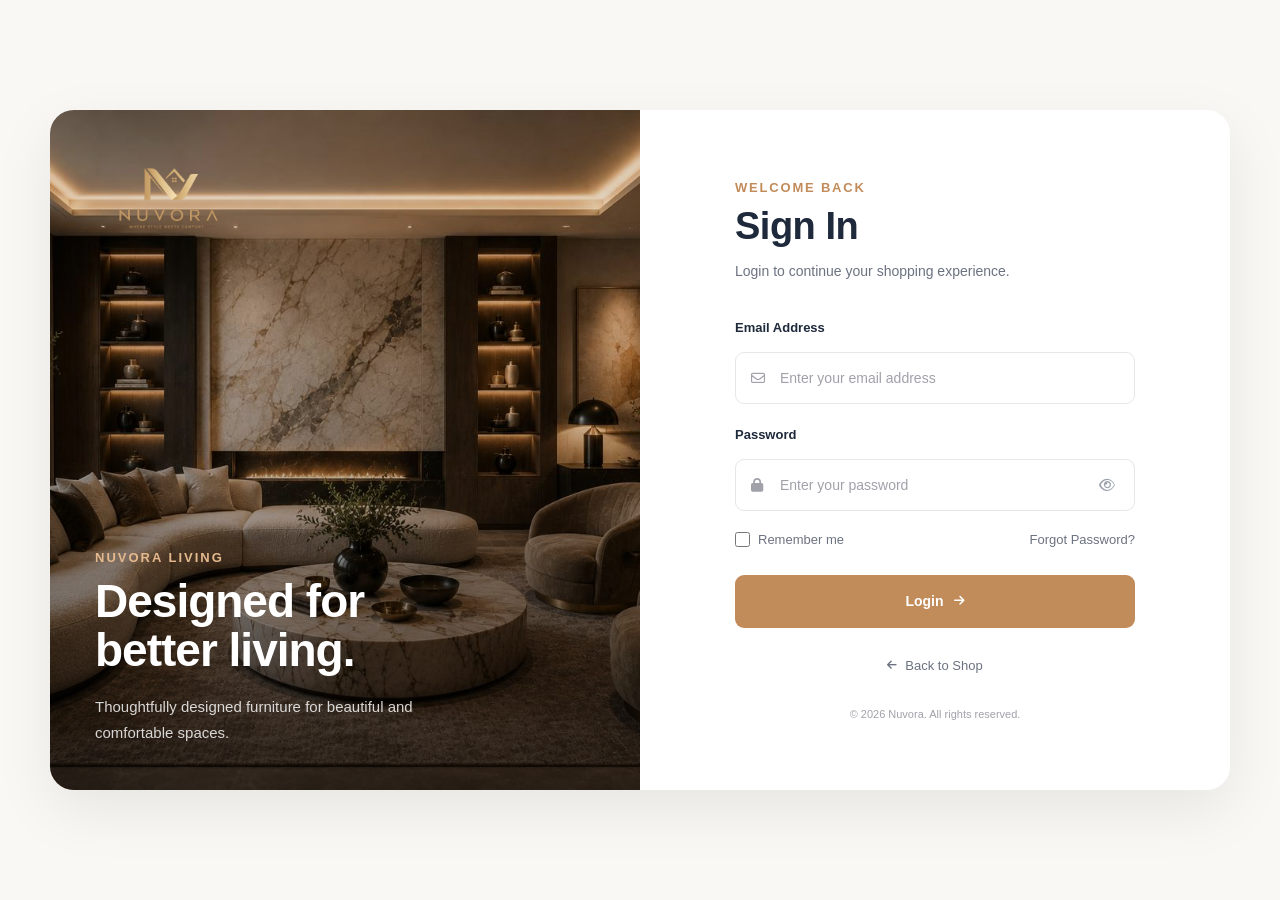
<file: login.html>
<!DOCTYPE html>
<html lang="en">

<head>

    <meta charset="UTF-8">

    <meta name="viewport" content="width=device-width, initial-scale=1.0">

    <title>Login | Nuvora</title>


    <!-- Google Fonts -->
    <link rel="preconnect" href="https://fonts.googleapis.com">
    <link rel="preconnect" href="https://fonts.gstatic.com" crossorigin>

    <link
        href="https://fonts.googleapis.com/css2?family=DM+Sans:wght@400;500;600;700&display=swap"
        rel="stylesheet"
    >


    <!-- Font Awesome -->
    <link
        rel="stylesheet"
        href="https://cdnjs.cloudflare.com/ajax/libs/font-awesome/6.5.2/css/all.min.css"
    >


    <!-- Main CSS -->
    <link rel="stylesheet" href="assets/css/style.css">

    <!-- Login CSS -->
    <link rel="stylesheet" href="assets/css/login.css">

</head>


<body>


    <!-- =========================================
         LOGIN PAGE
    ========================================== -->

    <main class="login-page">

        <div class="login-wrapper">


            <!-- =========================================
                 IMAGE SIDE
            ========================================== -->

            <div class="login-image">

                <img
                    src="assets/images/login-image.jpg"
                    alt="Nuvora Furniture"
                >


                <!-- Image Overlay -->
                <div class="login-image-overlay"></div>


                <!-- Image Content -->
                <div class="login-image-content">

                    <a href="index.html" class="login-brand">

                        <img
                            src="assets/images/banner-logo.png"
                            alt="Nuvora"
                        >

                    </a>


                    <div class="login-image-text">

                        <span>
                            Nuvora Living
                        </span>

                        <h2>
                            Designed for<br>
                            better living.
                        </h2>

                        <p>
                            Thoughtfully designed furniture
                            for beautiful and comfortable spaces.
                        </p>

                    </div>

                </div>

            </div>



            <!-- =========================================
                 FORM SIDE
            ========================================== -->

            <div class="login-form-side">

                <div class="login-form-container">


                    <!-- Mobile Logo -->
                    <a href="index.html" class="mobile-login-logo">

                        <img
                            src="assets/images/banner-logo.png"
                            alt="Nuvora"
                        >

                    </a>


                    <!-- Header -->
                    <div class="login-header">

                        <span class="login-subtitle">
                            Welcome Back
                        </span>

                        <h1>
                            Sign In
                        </h1>

                        <p>
                            Login to continue your shopping experience.
                        </p>

                    </div>



                    <!-- =========================================
                         LOGIN FORM
                    ========================================== -->

                    <form class="login-form">


                        <!-- Email -->
                        <div class="form-group">

                            <label for="email">
                                Email Address
                            </label>

                            <div class="input-wrapper">

                                <i class="fa-regular fa-envelope"></i>

                                <input
                                    type="email"
                                    id="email"
                                    name="email"
                                    placeholder="Enter your email address"
                                    autocomplete="email"
                                    required
                                >

                            </div>

                        </div>



                        <!-- Password -->
                        <div class="form-group">

                            <label for="password">
                                Password
                            </label>

                            <div class="input-wrapper">

                                <i class="fa-solid fa-lock"></i>

                                <input
                                    type="password"
                                    id="password"
                                    name="password"
                                    placeholder="Enter your password"
                                    autocomplete="current-password"
                                    required
                                >

                                <button
                                    type="button"
                                    class="password-toggle"
                                    id="passwordToggle"
                                    aria-label="Show password"
                                >
                                    <i class="fa-regular fa-eye"></i>
                                </button>

                            </div>

                        </div>



                        <!-- Login Options -->
                        <div class="login-options">

                            <label class="remember-me">

                                <input
                                    type="checkbox"
                                    name="remember"
                                >

                                <span>
                                    Remember me
                                </span>

                            </label>

                            <a href="#" class="forgot-password">
                                Forgot Password?
                            </a>

                        </div>



                        <!-- Login Button -->
                        <button
                            type="submit"
                            class="login-btn"
                        >

                            <span>
                                Login
                            </span>

                            <i class="fa-solid fa-arrow-right"></i>

                        </button>


                    </form>



                    <!-- Back to Shop -->
                    <div class="back-to-shop">

                        <a href="shop.html">

                            <i class="fa-solid fa-arrow-left"></i>

                            Back to Shop

                        </a>

                    </div>



                    <!-- Copyright -->
                    <p class="login-copyright">
                        © 2026 Nuvora. All rights reserved.
                    </p>


                </div>

            </div>


        </div>

    </main>



    <!-- =========================================
         PASSWORD TOGGLE
    ========================================== -->

    <script>

        const passwordInput =
            document.getElementById("password");

        const passwordToggle =
            document.getElementById("passwordToggle");


        passwordToggle.addEventListener("click", function () {

            const isPassword =
                passwordInput.type === "password";


            passwordInput.type =
                isPassword ? "text" : "password";


            this.innerHTML = isPassword
                ? '<i class="fa-regular fa-eye-slash"></i>'
                : '<i class="fa-regular fa-eye"></i>';


            this.setAttribute(
                "aria-label",
                isPassword ? "Hide password" : "Show password"
            );

        });

    </script>


</body>

</html>
</file>
<file: assets/css/style.css>
:root{
    --primary-color:#2563EB;
    --secondary-color:#0F172A;
    --text-color:#334155;
    --bg-color:#F8FAFC;
    --white:#FFFFFF;
}

*{
    margin:0;
    padding:0;
    box-sizing:border-box;
}

body{
    font-family:'Inter',sans-serif;
    background:var(--bg-color);
    color:var(--text-color);
}

h1,h2,h3,h4,h5,h6{
    font-family:'Montserrat',sans-serif;
}

.container{
    width:100%;
    max-width:1200px;
    margin:auto;
    padding:0 20px;
}

a{
    text-decoration:none;
}

ul{
    list-style:none;
}

img{
    max-width:100%;
    display:block;
}



/* =========================
   TOP BAR
========================= */

.top-bar{
    background:#F6F1EA;
    border-bottom:1px solid rgba(0,0,0,.06);
}

.top-bar-wrapper{
    min-height:44px;
    display:flex;
    align-items:center;
    justify-content:space-between;
}

.top-bar-left span{
    font-size:14px;
    font-weight:500;
    color:#475569;
}

.top-bar-right{
    display:flex;
    align-items:center;
    gap:24px;
}

.top-bar-right a{
    text-decoration:none;
    color:#475569;
    font-size:14px;
    display:flex;
    align-items:center;
    gap:8px;
    transition:.3s;
}

.top-bar-right a:hover{
    color:#C28B5A;
}

/* =========================
   HEADER
========================= */

.header{
    position:sticky;
    top:0;
    z-index:1000;
    background:#FFFFFF;
    border-bottom:1px solid rgba(0,0,0,.06);
}

.navbar{
    height:90px;
    display:flex;
    align-items:center;
    justify-content:space-between;
}

/* =========================
   LOGO
========================= */

.logo img{
    height:55px;
    width:auto;
    display:block;
}

/* =========================
   MENU
========================= */

.nav-menu{
    display:flex;
    align-items:center;
    gap:50px;
}

.nav-menu li{
    list-style:none;
}

.nav-menu a{
    text-decoration:none;
    color:#475569;
    font-size:16px;
    font-weight:600;
    position:relative;
    transition:.3s;
}

.nav-menu a:hover,
.nav-menu a.active{
    color:#C28B5A;
}

.nav-menu a::after{
    content:'';
    position:absolute;
    left:0;
    bottom:-8px;
    width:0;
    height:2px;
    background:#C28B5A;
    transition:.3s;
}

.nav-menu a:hover::after,
.nav-menu a.active::after{
    width:100%;
}


/* =========================
   ACTIONS
========================= */

.nav-actions{
    display:flex;
    align-items:center;
    gap:24px;
}

.nav-icon{
    color:#1E293B;
    font-size:18px;
    position:relative;
    transition:.3s;
}

.nav-icon:hover{
    color:#C28B5A;
}

.cart-count{
    position:absolute;
    top:-8px;
    right:-10px;

    width:18px;
    height:18px;

    border-radius:50%;
    background:#C28B5A;

    color:#FFFFFF;
    font-size:10px;
    font-weight:600;

    display:flex;
    align-items:center;
    justify-content:center;
}

/* =========================
   MOBILE TOGGLE
========================= */

.menu-toggle{
    display:none;
    background:none;
    border:none;
    cursor:pointer;
}

.menu-toggle span{
    display:block;
    width:28px;
    height:2px;
    background:#1E293B;
    margin:6px 0;
    transition:.3s;
}

.menu-toggle.active span:nth-child(1){
    transform: translateY(8px) rotate(45deg);
}

.menu-toggle.active span:nth-child(2){
    opacity: 0;
}

.menu-toggle.active span:nth-child(3){
    transform: translateY(-8px) rotate(-45deg);
}



/* ==========================================================
                        HERO SECTION
========================================================== */
.hero-section{
    background:#FAF8F5;
    padding:80px 0 100px;
    overflow:hidden;
}

.hero-wrapper{
    display:flex;
    justify-content:space-between;
    align-items:center;
    gap:70px;
}



/* ===============================
        LEFT CONTENT
================================ */
.hero-content{
    flex:1;
    max-width:600px;
}

.hero-badge{
    display:inline-flex;
    align-items:center;
    padding:10px 18px;

    background:#EFE6DA;
    color:#B67B49;

    border-radius:50px;

    font-size:14px;
    font-weight:600;

    letter-spacing:.5px;

    margin-bottom:28px;
}

.hero-content h1{

    font-family:'Montserrat',sans-serif;
    font-size:64px;
    font-weight:700;
    line-height:1.15;

    color:#1E293B;

    margin-bottom:28px;
}

.hero-content h1 span{
    color:#C28B5A;
}

.hero-content p{

    font-size:18px;
    line-height:32px;

    color:#64748B;

    max-width:520px;

    margin-bottom:40px;
}

/* ===============================
            BUTTONS
================================ */

.hero-buttons{

    display:flex;
    align-items:center;
    gap:18px;

    margin-bottom:55px;
}

.btn-primary{

    display:inline-flex;
    align-items:center;
    gap:12px;

    padding:18px 34px;

    background:#C28B5A;
    color:#FFFFFF;

    border-radius:50px;

    text-decoration:none;

    font-size:16px;
    font-weight:600;

    transition:.35s;
}

.btn-primary:hover{

    transform:translateY(-4px);

    background:#AF7648;
}

.btn-secondary{

    display:inline-flex;
    align-items:center;

    padding:18px 34px;

    border:1px solid #D7DCE3;

    border-radius:50px;

    color:#334155;

    text-decoration:none;

    font-size:16px;
    font-weight:600;

    transition:.35s;
}

.btn-secondary:hover{

    background:#FFFFFF;

    transform:translateY(-4px);
}

/* ===============================
        REVIEW
================================ */

.hero-review{

    display:flex;
    align-items:center;

    gap:18px;
}

.review-images{

    display:flex;
}

.review-images img{

    width:55px;
    height:55px;

    object-fit:cover;

    border-radius:50%;

    border:3px solid #FFFFFF;

    margin-left:-18px;
}

.review-images img:first-child{

    margin-left:0;
}

.stars{

    color:#F4B400;

    margin-bottom:6px;
}

.review-text p{

    margin:0;

    font-size:15px;

    line-height:24px;
}

/* ===============================
        HERO IMAGE
================================ */

.hero-image{

    flex:1;

    position:relative;
}

.hero-image img{

    width:100%;

    border-radius:30px;

    display:block;
}

/* ===============================
      FLOATING CARDS
================================ */

.floating-card{

    position:absolute;

    background:#FFFFFF;

    border-radius:18px;

    padding:22px;

    box-shadow:0 20px 50px rgba(0,0,0,.08);
}

.card-one{

    top:60px;
    left:-50px;

    width:240px;
}

.card-two{

    bottom:40px;
    right:-40px;

    width:180px;

    text-align:center;
}

.card-one h4{

    font-size:20px;

    color:#1E293B;

    margin-bottom:10px;
}

.card-one p{

    font-size:15px;

    line-height:25px;

    color:#64748B;
}

.card-two h3{

    font-size:42px;

    color:#C28B5A;

    margin-bottom:8px;
}

.card-two p{

    color:#64748B;

    font-size:15px;
}




/* ==================================================
                CATEGORY SECTION
================================================== */

.category-section{
    padding:120px 0;
    overflow:hidden;
    background:#FFFFFF;
}

.category-wrapper{
    display:flex;
    align-items:center;
    gap:60px;
}

/* LEFT */

.category-info{
    width:35%;
    flex-shrink:0;
}

/* ==========================
      SECTION HEADING
========================== */

.section-heading{
    max-width:700px;
    margin:0 auto 70px;
    text-align:center;
}

.section-subtitle{
    display:inline-block;
    padding:10px 20px;

    background:#F6F1EA;
    color:#C28B5A;

    border-radius:50px;

    font-size:14px;
    font-weight:600;

    letter-spacing:.5px;

    margin-bottom:18px;
}

.category-info h2{
    font-size:48px;
    margin:20px 0;
    color:#1E293B;
}

.category-info p{
    color:#64748B;
    line-height:30px;
}

/* RIGHT */
.category-slider{

    width:65%;

    overflow:hidden;

    position:relative;

    cursor:grab;

    user-select:none;

}

.category-slider.dragging{

    cursor:grabbing;

}

.category-track{

    display:flex;

    gap:24px;

    width:max-content;

    will-change:transform;

}

.category-item{

    width:280px;

    flex-shrink:0;

    position:relative;

    overflow:hidden;

    border-radius:24px;

}

.category-item img{

    width:100%;

    height:380px;

    object-fit:cover;

    display:block;

    user-select:none;

    -webkit-user-drag:none;

    pointer-events:none;

}

.category-item h3{

    position:absolute;

    left:30px;

    bottom:30px;

    color:#fff;

    z-index:2;

}

.category-item::before{

    content:"";

    position:absolute;

    inset:0;

    background:linear-gradient(
        to top,
        rgba(0,0,0,.6),
        rgba(0,0,0,0)
    );

    z-index:1;

}

.category-item h3{

    z-index:2;

}







/* =====================================================
                FEATURED PRODUCTS
===================================================== */

.featured-products{
    padding:120px 0;
    background:#FAF8F5;
}

/* =========================
        PRODUCT GRID
========================= */

.product-grid{

    display:grid;
    grid-template-columns:repeat(4,1fr);
    gap:30px;

}

/* =========================
        PRODUCT CARD
========================= */

.product-card{

    background:#FFFFFF;
    border-radius:22px;
    overflow:hidden;

    box-shadow:0 15px 40px rgba(0,0,0,.05);

    transition:.35s ease;
}

.product-card:hover{

    transform:translateY(-10px);

    box-shadow:0 25px 60px rgba(0,0,0,.10);
}

/* =========================
        PRODUCT IMAGE
========================= */

.product-image{

    position:relative;
    overflow:hidden;

}

.product-image img{

    width:100%;
    height:300px;

    object-fit:cover;
    display:block;

    transition:.5s;

}

.product-card:hover .product-image img{

    transform:scale(1.08);

}

/* =========================
            BADGE
========================= */

.product-badge{

    position:absolute;

    top:18px;
    left:18px;

    background:#C28B5A;
    color:#FFFFFF;

    padding:7px 14px;

    border-radius:30px;

    font-size:13px;
    font-weight:600;

    z-index:2;

}

.sale{

    background:#E63946;

}

/* =========================
        PRODUCT ICONS
========================= */

.product-icons{

    position:absolute;

    top:18px;
    right:-60px;

    display:flex;
    flex-direction:column;

    gap:12px;

    transition:.35s;

}

.product-card:hover .product-icons{

    right:18px;

}

.product-icons a{

    width:42px;
    height:42px;

    background:#FFFFFF;

    border-radius:50%;

    display:flex;
    justify-content:center;
    align-items:center;

    text-decoration:none;

    color:#1E293B;

    box-shadow:0 10px 20px rgba(0,0,0,.08);

    transition:.3s;

}

.product-icons a:hover{

    background:#C28B5A;
    color:#FFFFFF;

}

/* =========================
        CONTENT
========================= */

.product-content{

    padding:25px;

}

.product-category{

    color:#C28B5A;

    font-size:14px;
    font-weight:600;

}

.product-content a{

    margin:14px 0;

    font-size:22px;

    color:#1E293B;

    line-height:32px;

}

.product-content a:hover {
    color:#715c30;
}

/* =========================
        RATING
========================= */

.product-rating{

    display:flex;
    align-items:center;
    gap:4px;
    margin-bottom:18px;

    color:#F4B400;

    font-size:14px;

}

.product-rating span{

    color:#64748B;

    margin-left:10px;

}

/* =========================
        PRICE
========================= */

.product-price{

    display:flex;
    align-items:center;

    gap:12px;

    margin-bottom:25px;

}

.price{

    font-size:24px;
    font-weight:700;

    color:#1E293B;

}

.product-price del{

    color:#94A3B8;

}

/* =========================
        BUTTON
========================= */

.cart-btn{

    display:block;
    width:100%;
    height:52px;
    padding:15px;
    border:none;
    border-radius:50px;
    background:#1E293B;
    color:#FFFFFF;
    text-align:center;
    text-decoration:none;
    font-weight:600;

    transition:.35s;

}

.cart-btn:hover{

    background:#C28B5A;

}







/* ======================================================
                WHY CHOOSE NUVORA
====================================================== */

.why-choose{

    padding:120px 0;

    background:#FFFFFF;

}

/* .about-why {
    background: #FAF8F5;
} */

/* ============================= */

.why-grid{

    display:grid;

    grid-template-columns:repeat(4,1fr);

    gap:30px;

}

/* ============================= */

.why-card{

    background-color: #FAF8F5;

    text-align:center;

    padding:45px 30px;

    /* border:1px solid #ECECEC; */

    border-radius:22px;

    transition:.35s ease;

}

.why-card:hover{

    transform:translateY(-10px);

    box-shadow:0 20px 50px rgba(0,0,0,.08);

}

/* ============================= */

.why-icon{

    width:90px;
    height:90px;

    margin:0 auto 28px;

    border-radius:50%;

    /* background:#f6ead8; */
    background: #FFFFFF;

    display:flex;
    justify-content:center;
    align-items:center;

    transition:.35s;

}

.why-card:hover .why-icon{

    background:#C28B5A;

}

.why-icon i{

    font-size:34px;

    color:#C28B5A;

    transition:.35s;

}

.why-card:hover .why-icon i{

    color:#FFFFFF;

}

/* ============================= */

.why-card h3{

    font-size:24px;

    color:#1E293B;

    margin-bottom:18px;

}

.why-card p{

    color:#64748B;

    line-height:28px;

    font-size:16px;

}





/* ===================================================
                TESTIMONIALS
=================================================== */

.testimonials{

    padding:120px 0;

    background:#FAF8F5;

}

.swiper-slide{
    height:auto;
    display:flex;
}

.swiper-slide .testimonial-card{
    width:100%;
}

.testimonial-card{

    background:#FFFFFF;

    border-radius:24px;

    padding:45px;

    text-align:center;

    box-shadow:0 20px 50px rgba(0,0,0,.06);

    height:100%;

    display:flex;
    flex-direction:column;

    transition:.35s ease;
}

.testimonial-card:hover{

    transform:translateY(-10px);

    box-shadow:0 25px 60px rgba(0,0,0,.10);
}

.testimonial-card img{

    width:90px;
    height:90px;

    border-radius:50%;

    object-fit:cover;

    margin-bottom:25px;

}

.stars{

    color:#F4B400;

    margin-bottom:20px;

}

.testimonial-card p{

    color:#64748B;

    line-height:30px;

    font-size:17px;

    margin-bottom:30px;

    flex-grow:1;
}

.testimonial-card h3{

    color:#1E293B;

    margin-bottom:8px;

}

.testimonial-card span{

    color:#94A3B8;

}

.testimonialSwiper{

    padding-bottom:70px;

}

.swiper-pagination-bullet{

    width:12px;

    height:12px;

}

.swiper-pagination-bullet-active{

    background:#C28B5A;

}



/* =====================================================
                    NEWSLETTER
===================================================== */

.newsletter{

    padding:120px 0;

    background:#FFFFFF;

}

.newsletter{

    /* background:#FAF8F5; */
    background: #fffcf7;

}

.newsletter-box{

    max-width:900px;

    margin:auto;

    padding:70px 60px;

    background:#F6F1EA;

    border-radius:30px;

    text-align:center;

}

.newsletter-subtitle{

    display:inline-block;

    margin-bottom:20px;

    color:#C28B5A;

    font-size:15px;

    font-weight:600;

    letter-spacing:1px;

    text-transform:uppercase;

}

.newsletter-box h2{

    font-size:46px;

    color:#1E293B;

    margin-bottom:20px;

}

.newsletter-box p{

    max-width:650px;

    margin:0 auto 45px;

    color:#64748B;

    line-height:30px;

    font-size:17px;

}

/* ========================= */

.newsletter-form{

    display:flex;

    justify-content:center;

    gap:18px;

}

.newsletter-form input{

    width:420px;

    height:60px;

    border:none;

    outline:none;

    padding:0 25px;

    border-radius:50px;

    background:#FFFFFF;

    font-size:16px;

}

.newsletter-form button{

    border:none;

    cursor:pointer;

    padding:0 40px;

    border-radius:50px;

    background:#C28B5A;

    color:#FFFFFF;

    font-size:16px;

    font-weight:600;

    transition:.35s;

}

.newsletter-form button:hover{

    background:#1E293B;

}






/* ======================================================
                        FOOTER
====================================================== */

.footer{

    background:#1E293B;
    color:#fff;
    padding:90px 0 0;
    position:relative;

}

.footer-top{

    display:grid;
    grid-template-columns:2fr 1fr 1fr 1fr 1.3fr;
    gap:40px;
    padding-bottom:60px;

}

.footer-logo img{

    width:170px;
    margin-bottom:25px;

}

.footer-brand p{

    color:#CBD5E1;
    line-height:30px;
    margin-bottom:30px;

}

.footer-social{

    display:flex;
    gap:15px;

}

.footer-social a{

    width:42px;
    height:42px;

    border-radius:50%;

    background:rgba(255,255,255,.08);

    display:flex;
    justify-content:center;
    align-items:center;

    color:#fff;

    text-decoration:none;

    transition:.3s;

}

.footer-social a:hover{

    background:#C28B5A;

}

.footer-column h3{

    margin-bottom:25px;
    font-size:22px;

}

.footer-column ul{

    list-style:none;
    margin:0;
    padding:0;
}

.footer-column ul li{

    margin-bottom:14px;

}

.footer-column ul li a{

    color:#CBD5E1;
    text-decoration:none;
    transition:.3s;

}

.footer-column ul li a:hover{

    color:#C28B5A;
    padding-left:6px;

}

.footer-contact li{

    color:#CBD5E1;
    display:flex;
    gap:12px;
    line-height:28px;

}

.footer-contact i{

    color:#C28B5A;
    margin-top:6px;

}

.footer-bottom{

    border-top:1px solid rgba(255,255,255,.08);

    padding:25px 0;

    display:flex;
    justify-content:space-between;
    align-items:center;
    flex-wrap:wrap;
    gap:20px;

}

.payment-icons{

    display:flex;
    gap:18px;
    font-size:34px;
    color:#fff;

}

.footer-bottom p{

    color:#CBD5E1;

}

.back-top{

    position:fixed;

    right:30px;
    bottom:30px;

    width:55px;
    height:55px;

    border:none;

    border-radius:50%;

    background:#C28B5A;

    color:#fff;

    cursor:pointer;

    font-size:18px;

    box-shadow:0 15px 35px rgba(0,0,0,.2);

    transition:.3s;

    z-index:999;

}

.back-top:hover{

    transform:translateY(-5px);

    background:#fff;
    color:#1E293B;

}







/* =====================================================
                    SHOP BANNER
===================================================== */

.shop-banner{
    position:relative;
    padding:170px 0;
    background:url("../images/shop/shop-banner.jpg") center/cover no-repeat;
}

.common-banner {
    background: url("../images/common-banner.jpg") center/cover no-repeat;
}

.about-banner {
    background: url("../images/about/about-banner.jpg") center/cover no-repeat;
}

.collections-banner {
    background: url("../images/collections/collections-banner.jpg") center/cover no-repeat;
}

.new-arrivals-banner {
    background: url("../images/new-arrivals/new-arrivals-banner.jpg") center/cover no-repeat;
}

.contact-banner {
    background: url("../images/contact/contact-banner.jpg") center/cover no-repeat;
}

.wishlist-banner {
    background: url("../images/wishlist/wishlist-banner.jpg") center/cover no-repeat;
}

.cart-banner {
    background: url("../images/cart/4cart-banner.jpg") center/cover no-repeat;
}

.checkout-banner{
    background: url("../images/checkout/checkout-banner.jpg") center/cover no-repeat;
}

.shop-banner::before{

    content:"";

    position:absolute;

    inset:0;

    background:rgba(0,0,0,.45);

}

.shop-banner .container{

    position:relative;

    z-index:2;

}

.shop-banner-content{

    max-width:700px;

    color:#FFFFFF;

}

.breadcrumb{

    display:flex;

    align-items:center;

    gap:10px;

    margin-bottom:25px;

    font-size:15px;

}

.breadcrumb a{

    color:#FFFFFF;

    opacity:.8;

    transition:.3s;

}

.breadcrumb a:hover{

    color:#C28B5A;

    opacity:1;

}

.breadcrumb span{

    color:#FFFFFF;

}

.shop-banner h1{

    font-size:60px;

    margin-bottom:25px;

    line-height:1.2;

}

.shop-banner p{

    max-width:600px;

    line-height:32px;

    font-size:18px;

    color:rgba(255,255,255,.9);

}
  





/* =====================================================
                    SHOP TOOLBAR
===================================================== */

.shop-toolbar{

    padding:60px 0 30px;

    background:#FFFFFF;

}

.toolbar-wrapper{

    display:flex;

    justify-content:space-between;

    align-items:center;

    gap:25px;

    flex-wrap:wrap;

}

.toolbar-left p{

    color:#475569;

    font-size:16px;

}

.toolbar-left strong{

    color:#1E293B;

}

.toolbar-right{

    display:flex;

    gap:18px;

    flex-wrap:wrap;

}

.toolbar-right select{

    min-width:180px;

    height:52px;

    padding:0 18px;

    border:1px solid #E5E7EB;

    border-radius:50px;

    background:#FFFFFF;

    color:#475569;

    font-size:15px;

    outline:none;

    cursor:pointer;

    transition:.3s;

}

.toolbar-right select:hover{

    border-color:#C28B5A;

}

.toolbar-right select:focus{

    border-color:#C28B5A;

}

.select-box{

    position: relative;

    width: 220px;

}

.select-box select{

    width: 100%;

    appearance: none;
    -webkit-appearance: none;
    -moz-appearance: none;

    padding: 14px 45px 14px 18px;

    border: 1px solid #E5E7EB;

    border-radius: 10px;

    background: #FFFFFF;

    cursor: pointer;

    outline: none;

}

.select-box i{

    position: absolute;

    right: 18px;

    top: 50%;

    transform: translateY(-50%);

    pointer-events: none;

    color: #64748B;

    font-size: 14px;

}






/* ======================================================
                FEATURED COLLECTION
====================================================== */

.featured-collection{

    padding:70px 0;

    background:#FFFFFF;

}

.featured-banner{

    position:relative;

    min-height:420px;

    border-radius:30px;

    overflow:hidden;

    background:url("../images/shop/featured-banner.jpg") center center/cover no-repeat;

    display:flex;

    align-items:center;

}

.featured-overlay{

    position:absolute;

    inset:0;

    background:rgba(0,0,0,.45);

}

.featured-content{

    position:relative;

    z-index:2;

    max-width:520px;

    padding:60px;

    color:#FFFFFF;

}

.featured-content span{

    display:inline-block;

    color:#C28B5A;

    background:rgba(255,255,255,.12);

    padding:10px 18px;

    border-radius:50px;

    font-size:14px;

    font-weight:600;

    letter-spacing:1px;

    text-transform:uppercase;

    margin-bottom:22px;

}

.featured-content h2{

    font-size:48px;

    line-height:1.2;

    margin-bottom:22px;

}

.featured-content p{

    font-size:17px;

    line-height:30px;

    margin-bottom:35px;

    color:rgba(255,255,255,.9);

}

.primary-btn{

    display:inline-flex;

    align-items:center;

    justify-content:center;

    padding:16px 34px;

    border-radius:50px;

    background:#C28B5A;

    color:#FFFFFF;

    font-weight:600;

    transition:.35s;

}

.primary-btn:hover{

    background:#FFFFFF;

    color:#1E293B;

}


 



/* ======================================================
                    SHOP PRODUCTS
====================================================== */

.shop-products{

    padding:70px 0 100px;

    background:#FAF8F5;

}

/* .product-grid{

    display:grid;

    grid-template-columns:repeat(4,1fr);

    gap:30px;

} */

/* ========================= */

/* .product-card{

    position:relative;

    overflow:hidden;

    border-radius:22px;

    background:#FFFFFF;

    border:1px solid #ECECEC;

    transition:.35s;

} */
/* 
.product-card:hover{

    transform:translateY(-8px);

    box-shadow:0 20px 45px rgba(0,0,0,.08);

} */

/* ========================= */

/* .product-image{

    position:relative;

    overflow:hidden;

    aspect-ratio:1/1;

    background:#F8F8F8;

} */

/* .product-image img{

    width:100%;
    height:100%;

    object-fit:cover;

    transition:.5s;

} */

.img-hover{

    position:absolute;

    inset:0;

    opacity:0;

}

.product-card:hover .img-default{

    opacity:0;

}

.product-card:hover .img-hover{

    opacity:1;

    transform:scale(1.05);

}

/* ========================= */

/* .product-badge{

    position:absolute;

    top:18px;
    left:18px;

    background:#C28B5A;

    color:#FFFFFF;

    padding:7px 14px;

    border-radius:30px;

    font-size:13px;

    font-weight:600;

    z-index:5;

} */

/* ========================= */

.wishlist-btn{

    position:absolute;

    top:18px;
    right:18px;

    width:44px;
    height:44px;

    border:none;

    border-radius:50%;

    background:#FFFFFF;

    cursor:pointer;

    z-index:5;

    transition:.35s;

}

.wishlist-btn:hover{

    background:#C28B5A;

    color:#FFFFFF;

}

/* ========================= */

.product-info{

    padding:24px;

}

.product-info span{

    display:block;

    color:#94A3B8;

    font-size:14px;

    margin-bottom:10px;

}

.product-info h3{

    font-size:22px;

    margin-bottom:14px;

}

.product-info h3 a{

    color:#1E293B;

    transition:.3s;

}

.product-info h3 a:hover{

    color:#C28B5A;

}

.rating{

    color:#F4B400;

    letter-spacing:2px;

    margin-bottom:18px;

}

.price{

    display:flex;

    align-items:center;

    gap:12px;

    margin-bottom:22px;

}

.new-price{

    font-size:24px;

    font-weight:700;

    color:#1E293B;

}

.price del{

    color:#94A3B8;

}






/* =====================================
        SHOP PAGINATION
===================================== */

.shop-pagination{
    padding:70px 0;
    background:#FAF8F5;
}

.pagination{
    display:flex;
    justify-content:center;
    align-items:center;
    gap:14px;
    flex-wrap:wrap;
}

/* Page Numbers Container */
#pageNumbers{
    display:flex;
    align-items:center;
    gap:14px;
    flex-wrap:wrap;
}

/* Buttons */
.page-number,
.page-btn{

    width:48px;
    height:48px;

    display:flex;
    justify-content:center;
    align-items:center;

    border:1px solid #E5E7EB;
    border-radius:12px;

    background:#FFFFFF;
    color:#1E293B;

    font-size:15px;
    font-weight:600;

    cursor:pointer;

    transition:.35s ease;
}

/* Hover */
.page-number:hover,
.page-btn:hover{

    border-color:#C28B5A;

}

/* Active Page */
.page-number.active{

    background:#C28B5A;
    color:#FFFFFF;
    border-color:#C28B5A;

}

/* Disabled */
.page-btn:disabled{

    opacity:.45;
    cursor:not-allowed;

}






/* ===================================================
        PRODUCT DETAILS
=================================================== */

.product-details{

    padding:120px 0;

    /* background:#FFFFFF; */
    background: #FAF8F5;

}

.product-details-wrapper{

    display:grid;

    grid-template-columns:1fr 1fr;

    gap:70px;

    align-items:start;

}

/* =========================
        PRODUCT GALLERY
========================= */

.product-gallery{

    display:flex;

    flex-direction:column;

    gap:25px;

}

/* .product-main-image img{

    width:100%;

    display:block;

    object-fit:cover;

    transition:.4s ease;

} */

.product-main-image{

    width:100%;
    height:650px;

    display:flex;
    justify-content:center;
    align-items:center;

    overflow:hidden;

    /* background:#F8F8F8; */

    border-radius:20px;

}

.product-main-image img{

    width:100%;
    height:100%;

    object-fit:contain;

    transition:.35s ease;

}

/* =========================
        THUMBNAILS
========================= */

.product-thumbnails{

    display:flex;

    gap:20px;

}

.thumbnail{

    width:95px;

    height:95px;

    object-fit:cover;

    border-radius:14px;

    cursor:pointer;

    border:2px solid transparent;

    transition:.3s;

}

.thumbnail:hover{

    border-color:#C28B5A;

}

.thumbnail.active{

    border-color:#C28B5A;

}

/* =========================
        PRODUCT INFO
========================= */

.product-info{

    display:flex;

    flex-direction:column;

}

.product-category{

    color:#C28B5A;

    font-size:16px;

    font-weight:600;

    text-transform:uppercase;

    letter-spacing:1px;

}

.product-info h2{

    margin:18px 0;

    font-size:46px;

    line-height:1.2;

    color:#1E293B;

}

/* =========================
        RATING
========================= */

.product-rating{

    display:flex;

    align-items:center;

    gap:6px;

    color:#F4B400;

    margin-bottom:22px;

}

.product-rating span{

    margin-left:12px;

    color:#64748B;

    font-size:15px;

}

/* =========================
        PRICE
========================= */

.product-price{

    display:flex;

    align-items:center;

    gap:16px;

    margin-bottom:28px;

}

.product-price .price{

    font-size:34px;

    font-weight:700;

    color:#1E293B;

}

.product-price del{

    color:#94A3B8;

    font-size:20px;

}

/* =========================
        DESCRIPTION
========================= */

.product-description{

    color:#64748B;

    line-height:1.8;

    margin-bottom:35px;

}

/* =========================
        COLORS
========================= */

.product-colors{

    margin-bottom:35px;

}

.product-colors h4{

    margin-bottom:16px;

}

.color-options{

    display:flex;

    gap:14px;

}

.color{

    width:34px;

    height:34px;

    border-radius:50%;

    cursor:pointer;

    border:3px solid transparent;

    transition:.3s;

}

.color.active{

    border-color:#C28B5A;

}

.beige{

    background:rgb(238, 238, 208);

}

.gray{

    background:#8A8A8A;

}

.green{

    background:rgb(42, 81, 42);

}

/* =========================
        QUANTITY
========================= */

.product-quantity{

    margin-bottom:35px;

}

.product-quantity h4{

    margin-bottom:16px;

}

.quantity-box{

    display:flex;

    width:160px;

    border:1px solid #E5E7EB;

    border-radius:10px;

    overflow:hidden;

}

.quantity-box button{

    width:50px;

    border:none;

    background:#FAF8F5;

    font-size:20px;

    cursor:pointer;

    transition:.3s;

}

.quantity-box button:hover{

    background:#C28B5A;

    color:#FFFFFF;

}

.quantity-box input{

    width:60px;

    border:none;

    text-align:center;

    font-size:18px;

}

/* =========================
        BUTTONS
========================= */

.product-buttons{

    display:flex;

    gap:18px;

    margin-bottom:40px;

}

.add-cart-btn{

    flex:1;

    height:58px;

    border:none;

    border-radius:12px;

    background:#C28B5A;

    color:#FFFFFF;

    font-size:16px;

    font-weight:600;

    cursor:pointer;

    transition:.3s;

}

.add-cart-btn:hover{

    background:#A87447;

}

.wishlist-btn{

    width:58px;

    border:none;

    border-radius:12px;

    background:#FAF8F5;

    cursor:pointer;

    transition:.3s;

}

.wishlist-btn:hover{

    background:#C28B5A;

    color:#FFFFFF;

}

/* =========================
        PRODUCT META
========================= */

.product-meta{

    border-top: 1px solid #d0d4db;

    border-bottom: 1px solid #d0d4db;

    padding:25px 0;

}

.product-meta p{

    margin:12px 0;

    color:#64748B;

}

.product-meta strong{

    color:#1E293B;

}

/* =========================
        SHARE
========================= */

.product-share{

    display:flex;

    align-items:center;

    gap:18px;

    margin-top:30px;

}

.product-share span{

    font-weight:600;

}

.product-share a{

    width:42px;

    height:42px;

    display:flex;

    justify-content:center;

    align-items:center;

    border-radius:50%;

    /* background:#FAF8F5; */
    background: #FFFFFF;

    color:#1E293B;

    text-decoration:none;

    transition:.3s;

}

.product-share a:hover{

    background:#C28B5A;

    color:#FFFFFF;

}









/* ===================================================
        PRODUCT INFORMATION
=================================================== */

.product-information{

    padding:120px 0;

    background:#FFFFFF;

}

/* Tabs */

.product-tabs{

    display:flex;
    justify-content:center;
    flex-wrap:wrap;
    gap:20px;

    margin-bottom:50px;

}

.tab-btn{

    padding:15px 35px;

    border:none;

    border-radius:50px;

    background:#F6F1EA;

    color:#1E293B;

    font-size:16px;
    font-weight:600;

    cursor:pointer;

    transition:.35s;

}

.tab-btn:hover,
.tab-btn.active{

    background:#C28B5A;

    color:#FFFFFF;

}

/* Content */

.tab-content{

    display:none;

}

.tab-content.active{

    display:block;

}

.tab-content h3{

    margin-bottom:25px;

    font-size:34px;

    color:#1E293B;

}

.tab-content p{

    margin-bottom:18px;

    color:#64748B;

    line-height:1.9;

}

/* Specifications */

.tab-content ul{

    padding-left:20px;

}

.tab-content li{

    margin-bottom:18px;

    color:#64748B;

}

/* Reviews */

.review-item{

    padding:30px;

    margin-bottom:30px;

    border:1px solid #ECECEC;

    border-radius:18px;

}

.review-item h4{

    margin-bottom:12px;

    color:#1E293B;

}

.review-item .product-rating{

    margin-bottom:18px;

}






/* ===================================================
        RELATED PRODUCTS
=================================================== */

.related-products{

    padding:120px 0;

    background:#FAF8F5;

}




/* ===================================================
        OUR STORY
=================================================== */

.our-story{

    padding:120px 0;
    background: #FAF8F5;

    /* background:#FFFFFF; */

}

.our-story-wrapper{

    display:grid;

    grid-template-columns:1fr 1fr;

    align-items:center;

    gap:80px;

}

/* ==========================
        IMAGE
========================== */

.our-story-image{

    overflow:hidden;

    border-radius:24px;

}

.our-story-image img{

    width:100%;

    display:block;

    border-radius:24px;

    transition:.5s;

}

.our-story-image:hover img{

    transform:scale(1.05);

}

/* ==========================
        CONTENT
========================== */

.our-story-content h2{

    margin:18px 0 28px;

    font-size:48px;

    line-height:1.2;

    color:#1E293B;

}

.our-story-content p{

    margin-bottom:22px;

    color:#64748B;

    line-height:1.9;

}

/* ==========================
        EXPERIENCE BOX
========================== */

.story-experience{

    margin:40px 0;

    padding:25px;

    display:flex;

    align-items:center;

    gap:22px;

    /* background:#FAF8F5; */
    background: #F6F1EA;

    border-left:5px solid #C28B5A;

    border-radius:18px;

}

.experience-number{

    font-size:60px;

    font-weight:700;

    color:#C28B5A;

    line-height:1;

}

.experience-text h4{

    margin-bottom:8px;

    font-size:22px;

    color:#1E293B;

}

.experience-text p{

    margin:0;

}











/* ===================================================
        COMPANY STATS
=================================================== */

.company-stats{

    padding:120px 0;

    /* background:#FFFFFF; */
    background:#FAF8F5;

}

.stats-grid{

    display:grid;

    grid-template-columns:repeat(4,1fr);

    gap:30px;

}

.stat-card{

    /* background:#FAF8F5; */
    background:#FFFFFF;

    border-radius:24px;

    padding:50px 25px;

    text-align:center;

    transition:.35s ease;

}

.stat-card:hover{

    transform:translateY(-8px);

    box-shadow:0 18px 40px rgba(0,0,0,.08);

}

.stat-card h3{

    margin-bottom:15px;

    font-size:54px;

    font-weight:700;

    color:#C28B5A;

    line-height:1;

}

.stat-card p{

    color:#64748B;

    font-size:18px;

    font-weight:500;

}





/* ===================================================
        COLLECTION GRID
=================================================== */

.collections-grid-section{

    padding:120px 0;

    background:#FFFFFF;

}

.collections-grid{

    display:grid;

    grid-template-columns:repeat(3,1fr);

    gap:30px;

}

.collection-card{

    position:relative;

    display:block;

    overflow:hidden;

    border-radius:24px;

    text-decoration:none;

}

.collection-card img{

    width:100%;

    height:420px;

    object-fit:cover;

    display:block;

    transition:.5s ease;

}

.collection-card:hover img{

    transform:scale(1.08);

}

.collection-overlay{

    position:absolute;

    inset:0;

    background:linear-gradient(to top,
    rgba(0,0,0,.75),
    rgba(0,0,0,.15));

    display:flex;

    flex-direction:column;

    justify-content:flex-end;

    padding:35px;

}

.collection-overlay h3{

    color:#FFFFFF;

    font-size:32px;

    margin-bottom:10px;

}

.collection-overlay p{

    color:#FFFFFF;

    font-size:16px;

    opacity:.9;

}







/* ===================================================
        COLLECTION FEATURED
=================================================== */

.collection-featured{

    padding:120px 0;

    background:#FAF8F5;

}

.collection-featured-wrapper{

    display:grid;

    grid-template-columns:1fr 1fr;

    gap:70px;

    align-items:center;

}

.collection-featured-image{

    overflow:hidden;

    border-radius:24px;

}

.collection-featured-image img{

    width:100%;

    height:650px;

    object-fit:cover;

    display:block;

    transition:.5s ease;

}

.collection-featured-image:hover img{

    transform:scale(1.05);

}

.collection-featured-content h2{

    margin:18px 0 25px;

}

.collection-featured-content p{

    margin-bottom:35px;

    color:#6B7280;

    line-height:1.8;

}

/* Features */

.collection-features{

    list-style:none;

    margin:0 0 40px;

    padding:0;

}

.collection-features li{

    display:flex;

    align-items:center;

    gap:12px;

    margin-bottom:18px;

    color:#374151;

    font-size:16px;

}

.collection-features i{

    width:38px;

    height:38px;

    border-radius:50%;

    background:#C28B5A;

    color:#FFFFFF;

    display:flex;

    justify-content:center;

    align-items:center;

    font-size:14px;

}

/* Button */

.primary-btn{

    display:inline-flex;

    align-items:center;

    justify-content:center;

    padding:16px 38px;

    border-radius:50px;

    background:#C28B5A;

    color:#FFFFFF;

    text-decoration:none;

    font-weight:600;

    transition:.35s ease;

}

.primary-btn:hover{

    background:#A97245;

}






/* ===================================================
        COLLECTION BENEFITS
=================================================== */

.collection-benefits{

    padding:120px 0;

    background:#FFFFFF;

}

.benefits-wrapper{

    margin-top:70px;

    display:grid;

    grid-template-columns:repeat(2,1fr);

    gap:30px;

}

.benefit-item{

    display:flex;

    align-items:flex-start;

    gap:25px;

    padding:35px;

    background:#FAF8F5;

    border:1px solid #ECECEC;

    border-radius:22px;

    transition:.35s ease;

}

.benefit-item:hover{

    transform:translateY(-8px);

    box-shadow:0 20px 45px rgba(0,0,0,.08);

}

.benefit-icon{

    width:72px;

    height:72px;

    border-radius:50%;

    background:#C28B5A;

    color:#FFFFFF;

    display:flex;

    justify-content:center;

    align-items:center;

    font-size:28px;

    flex-shrink:0;

}

.benefit-content h3{

    margin-bottom:12px;

    font-size:24px;

    color:#1E293B;

}

.benefit-content p{

    color:#6B7280;

    line-height:1.8;

}












/* ===================================================
        FEATURED NEW ARRIVAL
=================================================== */

.featured-arrival{

    padding:120px 0;

    background:#FAF8F5;

}

.featured-arrival-wrapper{

    display:grid;

    grid-template-columns:1fr 1fr;

    gap:70px;

    align-items:center;

}

.featured-arrival-image{

    position:relative;

    overflow:hidden;

    border-radius:24px;

}

.featured-arrival-image img{

    width:100%;

    height:650px;

    object-fit:cover;

    display:block;

    transition:.4s;

}

.featured-arrival-image:hover img{

    transform:scale(1.05);

}

.arrival-badge{

    position:absolute;

    top:25px;

    left:25px;

    background:#C28B5A;

    color:#FFFFFF;

    padding:10px 18px;

    border-radius:30px;

    font-size:14px;

    font-weight:600;

    z-index:2;

}

.featured-arrival-content h2{

    margin:18px 0 22px;

}

.featured-rating{

    display:flex;

    align-items:center;

    gap:6px;

    color:#F59E0B;

    margin-bottom:18px;

}

.featured-rating span{

    color:#6B7280;

    margin-left:10px;

}

.featured-price{

    display:flex;

    align-items:center;

    gap:18px;

    margin-bottom:25px;

}

.featured-price .price{

    font-size:36px;

    font-weight:700;

    color:#C28B5A;

}

.featured-price del{

    color:#9CA3AF;

    font-size:20px;

}

.featured-arrival-content p{

    color:#6B7280;

    line-height:1.8;

    margin-bottom:35px;

}

.arrival-features{

    list-style:none;

    padding:0;

    margin:0 0 40px;

}

.arrival-features li{

    display:flex;

    align-items:center;

    gap:14px;

    margin-bottom:18px;

    color:#374151;

}

.arrival-features i{

    width:34px;

    height:34px;

    border-radius:50%;

    background:#C28B5A;

    color:#FFFFFF;

    display:flex;

    justify-content:center;

    align-items:center;

    font-size:13px;

}







/* ===================================================
        CONTACT INFO
=================================================== */

.contact-info{

    padding:120px 0;

    background:#FFFFFF;

}

.contact-info-grid{

    display:grid;

    grid-template-columns:repeat(4,1fr);

    gap:30px;

    margin-top:70px;

}

.contact-card{

    background:#FAF8F5;

    border-radius:20px;

    padding:40px 30px;

    text-align:center;

    transition:.35s;

}

.contact-card:hover{

    transform:translateY(-8px);

    box-shadow:0 15px 40px rgba(0,0,0,.08);

}

.contact-icon{

    width:70px;

    height:70px;

    margin:0 auto 25px;

    border-radius:50%;

    background:#C28B5A;

    display:flex;

    justify-content:center;

    align-items:center;

}

.contact-icon i{

    font-size:28px;

    color:#FFFFFF;

}

.contact-card h3{

    margin-bottom:18px;

}

.contact-card p{

    color:#6B7280;

    line-height:1.8;

    margin-bottom:10px;

}






/* ===================================================
        CONTACT FORM
=================================================== */

.contact-form-section{

    padding:120px 0;

    background:#FAF8F5;

}

.contact-wrapper{

    display:grid;

    grid-template-columns:1fr 1fr;

    gap:70px;

    align-items:center;

}

.contact-form-box h2{

    margin:18px 0 20px;

}

.contact-form-box p{

    color:#6B7280;

    margin-bottom:35px;

    line-height:1.8;

}

.contact-form{

    display:grid;

    grid-template-columns:1fr 1fr;

    gap:20px;

}

.form-group{

    width:100%;

}

.form-group.full{

    grid-column:1 / -1;

}

.contact-form input,
.contact-form textarea{

    width:100%;

    padding:18px 20px;

    border:1px solid #E5E7EB;

    border-radius:12px;

    outline:none;

    font-size:16px;

    font-family:inherit;

    background:#FFFFFF;

    transition:.3s;

    box-sizing:border-box;

}

.contact-form textarea{

    resize:vertical;

}

.contact-form input:focus,
.contact-form textarea:focus{

    border-color:#C28B5A;

}

.contact-image{

    overflow:hidden;

    border-radius:24px;

}

.contact-image img{

    width:100%;

    height:700px;

    object-fit:cover;

    display:block;

}






/* ===================================================
        GOOGLE MAP
=================================================== */

.contact-map{

    padding:120px 0;

    background:#FFFFFF;

}

.map-wrapper{

    margin-top:70px;

    overflow:hidden;

    border-radius:24px;

    box-shadow:0 20px 50px rgba(0,0,0,.08);

}

.map-wrapper iframe{

    width:100%;

    height:550px;

    border:0;

    display:block;

}






/* ===================================================
        WISHLIST PRODUCTS
=================================================== */

.wishlist-products{

    padding:120px 0;

    background:#FAF8F5;

}

.wishlist-table-wrapper{

    overflow-x:auto;

}

.wishlist-table{

    width:100%;

    border-collapse:collapse;

    background:#FFFFFF;

    border-radius:20px;

    overflow:hidden;

}

.wishlist-table th{

    background:#F5F5F5;

    padding:22px;

    text-align:left;

    font-size:16px;

    font-weight:600;

}

.wishlist-table td{

    padding:25px 22px;

    border-top:1px solid #EEEEEE;

    vertical-align:middle;

}

.wishlist-product{

    display:flex;

    align-items:center;

    gap:20px;

}

.wishlist-product img{

    width:90px;

    height:90px;

    object-fit:cover;

    border-radius:12px;

}

.wishlist-product h4{

    margin-bottom:8px;

}

.wishlist-product span{

    color:#6B7280;

    font-size:14px;

}

.stock{

    font-weight:600;

}

.in-stock{

    color:#16A34A;

}

.remove-btn{

    width:45px;

    height:45px;

    border:none;

    border-radius:50%;

    background:#F5F5F5;

    cursor:pointer;

    transition:.35s;

}

.remove-btn:hover{

    background:#C28B5A;

    color:#FFFFFF;

}







/* ===================================================
        CONTINUE SHOPPING
=================================================== */

.continue-shopping{

    padding:120px 0;

    background:#FFFFFF;

}

.continue-shopping-content{

    max-width:760px;

    margin:0 auto;

    text-align:center;

}

.continue-shopping-content h2{

    margin:18px 0 20px;

}

.continue-shopping-content p{

    max-width:620px;

    margin:0 auto 35px;

    color:#6B7280;

    line-height:1.8;

}






/* ===================================================
        CART PRODUCTS
=================================================== */

.cart-products{

    padding:120px 0;

    background:#FAF8F5;

}

.cart-table-wrapper{

    overflow-x:auto;

}

.cart-table{

    width:100%;

    border-collapse:collapse;

    background:#FFFFFF;

    border-radius:20px;

    overflow:hidden;

}

.cart-table th{

    background:#F5F5F5;

    padding:22px;

    text-align:left;

    font-size:16px;

    font-weight:600;

}

.cart-table td{

    padding:25px 22px;

    border-top:1px solid #EEEEEE;

    vertical-align:middle;

}

.cart-product{

    display:flex;

    align-items:center;

    gap:20px;

}

.cart-product img{

    width:90px;

    height:90px;

    border-radius:12px;

    object-fit:cover;

}

.cart-product h4{

    margin-bottom:8px;

}

.cart-product span{

    color:#6B7280;

    font-size:14px;

}

.cart-quantity{

    display:flex;

    align-items:center;

    width:130px;

    height:48px;

    border:1px solid #E5E7EB;

    border-radius:50px;

    overflow:hidden;

}

.cart-quantity button{

    width:40px;

    height:100%;

    border:none;

    background:#FFFFFF;

    cursor:pointer;

    font-size:18px;

    transition:.3s;

}

.cart-quantity button:hover{

    background:#C28B5A;

    color:#FFFFFF;

}

.cart-quantity input{

    width:50px;

    border:none;

    text-align:center;

    font-weight:600;

    background:transparent;

}

.remove-btn{

    width:44px;

    height:44px;

    border:none;

    border-radius:50%;

    background:#F5F5F5;

    cursor:pointer;

    transition:.3s;

}

.remove-btn:hover{

    background:#C28B5A;

    color:#FFFFFF;

}







/* ===================================================
        CART SUMMARY
=================================================== */

.cart-summary{

    padding:120px 0;

    background:#FFFFFF;

}

.cart-summary-wrapper{

    display:grid;

    grid-template-columns:1.3fr .9fr;

    gap:40px;

    align-items:start;

}

.coupon-box,
.cart-total-box{

    background:#FAF8F5;

    border-radius:20px;

    padding:45px;

}

.coupon-box h2{

    margin:18px 0 20px;

}

.coupon-box p{

    color:#6B7280;

    line-height:1.8;

    margin-bottom:30px;

}

.coupon-form{

    display:flex;

    gap:15px;

}

.coupon-form input{

    flex:1;

    height:56px;

    padding:0 20px;

    border:1px solid #E5E7EB;

    border-radius:50px;

    outline:none;

    font-size:15px;

}

.cart-total-box h3{

    margin-bottom:30px;

}

.total-row{

    display:flex;

    justify-content:space-between;

    align-items:center;

    padding:18px 0;

    border-bottom:1px solid #E5E7EB;

}

.total-row:last-of-type{

    border-bottom:none;

}

.grand-total{

    font-size:20px;

    margin:12px 0 35px;

}

.cart-total-box .primary-btn{

    width:100%;

}









/* ===================================================
        CHECKOUT DETAILS
=================================================== */

.checkout-details{

    padding:120px 0;

    background:#FAF8F5;

}

.checkout-wrapper{

    display:grid;

    grid-template-columns:1.3fr .9fr;

    gap:50px;

    align-items:start;

}

.billing-box,
.order-summary-box{

    background:#FFFFFF;

    border-radius:20px;

    padding:45px;

}

.billing-box h2{

    margin:18px 0 35px;

}

.billing-form{

    display:flex;

    flex-direction:column;

    gap:20px;

}

.form-row{

    display:grid;

    grid-template-columns:1fr 1fr;

    gap:20px;

}

.form-group{

    display:flex;

    flex-direction:column;

    gap:8px;

}

.form-group label{

    font-size:15px;

    font-weight:600;

    color:#1E293B;

}

.billing-form input,
.billing-form select,
.billing-form textarea{

    width:100%;

    padding:16px 18px;

    border:1px solid #E5E7EB;

    border-radius:10px;

    outline:none;

    font-family:inherit;

    font-size:15px;

    box-sizing:border-box;

    background:#FFFFFF;

}

.billing-form textarea{

    resize:vertical;

}

.billing-form input:focus,
.billing-form select:focus,
.billing-form textarea:focus{

    border-color:#C28B5A;

}

/* ==========================
        ORDER SUMMARY
========================== */

.order-summary-box h3{

    margin-bottom:30px;

}

.order-products{

    display:flex;

    flex-direction:column;

    gap:20px;

    margin-bottom:25px;

}

.order-product{

    display:flex;

    align-items:center;

    gap:14px;

    padding-bottom:20px;

    border-bottom:1px solid #E5E7EB;

}

.order-product img{

    width:75px;

    height:75px;

    object-fit:cover;

    border-radius:10px;

}

.order-product-info{

    flex:1;

}

.order-product-info h4{

    font-size:15px;

    margin-bottom:6px;

}

.order-product-info span{

    font-size:13px;

    color:#6B7280;

}

.order-product strong{

    font-size:15px;

    white-space:nowrap;

}

.order-total-row{

    display:flex;

    justify-content:space-between;

    align-items:center;

    padding:18px 0;

    border-bottom:1px solid #E5E7EB;

}

.order-total-row.grand-total{

    border-bottom:none;

    font-size:20px;

    margin-top:10px;

}







/* ================================
   Payment Section
================================ */

.payment-section {
    padding: 0 0 100px;
    background: #FAF8F5;
}

.payment-box {
    max-width: 700px;
    margin: 0 auto;
    padding: 45px;
    background: #FFFFFF;
    border-radius: 20px;
    box-shadow: 0 8px 30px rgba(0, 0, 0, 0.04);
}

.payment-box .section-heading {
    text-align: center;
    margin-bottom: 35px;
}

.payment-box .section-heading h2 {
    margin-bottom: 12px;
}

.payment-box .section-heading p {
    color: #6B7280;
    font-size: 15px;
}


/* Payment Options */
.payment-options {
    display: flex;
    flex-direction: column;
    gap: 15px;
}

.payment-option {
    display: flex;
    align-items: flex-start;
    gap: 15px;
    margin-bottom: 10px;
    padding: 20px;
    border: 1px solid #E5E7EB;
    border-radius: 12px;
    cursor: pointer;
    transition: all 0.3s ease;
}

.payment-option:hover {
    border-color: #C28B5A;
    background: #FFFCF8;
}

.payment-option input {
    width: 18px;
    height: 18px;
    margin-top: 3px;
    accent-color: #C28B5A;
    cursor: pointer;
}

.payment-option-content {
    display: flex;
    flex-direction: column;
    gap: 5px;
}

.payment-option-content strong {
    color: #1E293B;
    font-size: 16px;
    font-weight: 600;
}

.payment-option-content small {
    color: #6B7280;
    font-size: 13px;
    line-height: 1.5;
}


/* Terms Checkbox */

.terms-check {
    display: flex;
    align-items: flex-start;
    gap: 10px;
    margin-top: 25px;
    color: #6B7280;
    font-size: 13px;
    line-height: 1.6;
    cursor: pointer;
}

.terms-check input {
    width: 16px;
    height: 16px;
    margin-top: 3px;
    accent-color: #C28B5A;
}

.terms-check a {
    color: #C28B5A;
    text-decoration: underline;
}


/* Place Order Button */

.place-order-btn {
    width: 100%;
    margin-top: 28px;
    border: none;
    cursor: pointer;
}


/* Secure Note */

.secure-note {
    display: flex;
    align-items: center;
    justify-content: center;
    gap: 8px;
    margin-top: 20px;
    color: #6B7280;
    font-size: 13px;
}

.secure-note i {
    color: #C28B5A;
}
</file>
<file: assets/css/login.css>
/* =========================================
   LOGIN PAGE
========================================= */

.login-page {
    min-height: 100vh;

    display: flex;
    align-items: center;
    justify-content: center;

    padding: 40px;

    background: #FAF8F5;
}


/* =========================================
   MAIN WRAPPER
========================================= */

.login-wrapper {
    width: 100%;
    max-width: 1180px;

    min-height: 680px;

    display: grid;
    grid-template-columns: 1fr 1fr;

    overflow: hidden;

    background: #FFFFFF;

    border-radius: 24px;

    box-shadow:
        0 20px 60px rgba(0, 0, 0, 0.08);
}


/* =========================================
   IMAGE SIDE
========================================= */

.login-image {
    position: relative;

    min-height: 680px;

    overflow: hidden;
}


.login-image > img {
    width: 100%;
    height: 100%;

    object-fit: cover;

    display: block;
}


/* =========================================
   IMAGE OVERLAY
========================================= */

.login-image-overlay {
    position: absolute;

    inset: 0;

    background:
        linear-gradient(
            to top,
            rgba(0, 0, 0, 0.70),
            rgba(0, 0, 0, 0.08) 65%,
            rgba(0, 0, 0, 0.15)
        );
}


/* =========================================
   IMAGE CONTENT
========================================= */

.login-image-content {
    position: absolute;

    inset: 0;

    z-index: 2;

    display: flex;
    flex-direction: column;
    justify-content: space-between;

    padding: 45px;
}


/* =========================================
   BRAND
========================================= */

.login-brand {
    display: inline-block;

    width: fit-content;
}


.login-brand img {
    width: 145px;
    height: auto;

    display: block;
}


/* =========================================
   IMAGE TEXT
========================================= */

.login-image-text {
    max-width: 430px;

    color: #FFFFFF;
}


.login-image-text > span {
    display: block;

    margin-bottom: 12px;

    color: #E5B98E;

    font-size: 13px;
    font-weight: 600;

    text-transform: uppercase;
    letter-spacing: 2px;
}


.login-image-text h2 {
    margin: 0 0 18px;

    color: #FFFFFF;

    font-size: 46px;
    font-weight: 600;

    line-height: 1.08;

    letter-spacing: -1px;
}


.login-image-text p {
    max-width: 390px;

    margin: 0;

    color: rgba(255, 255, 255, 0.82);

    font-size: 15px;

    line-height: 1.7;
}


/* =========================================
   FORM SIDE
========================================= */

.login-form-side {
    display: flex;
    align-items: center;
    justify-content: center;

    background: #FFFFFF;

    padding: 60px 70px;
}


.login-form-container {
    width: 100%;
    max-width: 400px;
}


/* =========================================
   MOBILE LOGO
========================================= */

.mobile-login-logo {
    display: none;
}


/* =========================================
   LOGIN HEADER
========================================= */

.login-header {
    margin-bottom: 38px;
}


.login-subtitle {
    display: block;

    margin-bottom: 9px;

    color: #C28B5A;

    font-size: 13px;
    font-weight: 600;

    text-transform: uppercase;
    letter-spacing: 1.8px;
}


.login-header h1 {
    margin: 0 0 10px;

    color: #1E293B;

    font-size: 38px;
    font-weight: 600;

    line-height: 1.2;

    letter-spacing: -0.5px;
}


.login-header p {
    margin: 0;

    color: #6B7280;

    font-size: 14px;

    line-height: 1.6;
}


/* =========================================
   FORM
========================================= */

.login-form {
    width: 100%;
}


.form-group {
    margin-bottom: 23px;
}


.form-group label {
    display: block;

    margin-bottom: 9px;

    color: #1E293B;

    font-size: 13px;
    font-weight: 600;
}


/* =========================================
   INPUT
========================================= */

.input-wrapper {
    position: relative;
}


.input-wrapper > i {
    position: absolute;

    left: 16px;
    top: 50%;

    transform: translateY(-50%);

    color: #A1A1AA;

    font-size: 14px;

    pointer-events: none;
}


.input-wrapper input {
    width: 100%;
    height: 52px;

    padding:
        0 48px 0 44px;

    border: 1px solid #E5E7EB;

    border-radius: 9px;

    outline: none;

    background: #FFFFFF;

    color: #1E293B;

    font-family: inherit;
    font-size: 14px;

    transition:
        border-color 0.25s ease,
        box-shadow 0.25s ease,
        background 0.25s ease;
}


.input-wrapper input::placeholder {
    color: #A1A1AA;
}


.input-wrapper input:hover {
    border-color: #D1D5DB;
}


.input-wrapper input:focus {
    border-color: #C28B5A;

    background: #FFFEFC;

    box-shadow:
        0 0 0 3px rgba(194, 139, 90, 0.10);
}


/* =========================================
   PASSWORD TOGGLE
========================================= */

.password-toggle {
    position: absolute;

    right: 14px;
    top: 50%;

    transform: translateY(-50%);

    width: 28px;
    height: 28px;

    display: flex;
    align-items: center;
    justify-content: center;

    padding: 0;

    border: none;

    background: transparent;

    color: #9CA3AF;

    cursor: pointer;

    font-size: 14px;

    transition: color 0.25s ease;
}


.password-toggle:hover {
    color: #C28B5A;
}


/* =========================================
   LOGIN OPTIONS
========================================= */

.login-options {
    display: flex;
    align-items: center;
    justify-content: space-between;

    margin-top: -2px;
    margin-bottom: 28px;
}


.remember-me {
    display: flex;
    align-items: center;

    gap: 8px;

    color: #6B7280;

    font-size: 13px;

    cursor: pointer;
}


.remember-me input {
    width: 15px;
    height: 15px;

    margin: 0;

    accent-color: #C28B5A;

    cursor: pointer;
}


.forgot-password {
    color: #6B7280;

    font-size: 13px;
    font-weight: 500;

    text-decoration: none;

    transition: color 0.25s ease;
}


.forgot-password:hover {
    color: #C28B5A;
}


/* =========================================
   LOGIN BUTTON
========================================= */

.login-btn {
    width: 100%;
    height: 53px;

    display: flex;
    align-items: center;
    justify-content: center;

    gap: 10px;

    border: none;
    border-radius: 9px;

    background: #C28B5A;

    color: #FFFFFF;

    font-family: inherit;
    font-size: 14px;
    font-weight: 600;

    cursor: pointer;

    transition:
        background 0.25s ease,
        transform 0.25s ease,
        box-shadow 0.25s ease;
}


.login-btn:hover {
    background: #B47C4D;

    transform: translateY(-1px);

    box-shadow:
        0 8px 20px rgba(194, 139, 90, 0.20);
}


.login-btn i {
    font-size: 12px;

    transition: transform 0.25s ease;
}


.login-btn:hover i {
    transform: translateX(3px);
}


/* =========================================
   BACK TO SHOP
========================================= */

.back-to-shop {
    text-align: center;

    margin-top: 27px;
}


.back-to-shop a {
    display: inline-flex;
    align-items: center;

    gap: 8px;

    color: #6B7280;

    font-size: 13px;
    font-weight: 500;

    text-decoration: none;

    transition: color 0.25s ease;
}


.back-to-shop a:hover {
    color: #C28B5A;
}


.back-to-shop i {
    font-size: 11px;

    transition: transform 0.25s ease;
}


.back-to-shop a:hover i {
    transform: translateX(-3px);
}


/* =========================================
   COPYRIGHT
========================================= */

.login-copyright {
    margin: 35px 0 0;

    color: #A1A1AA;

    text-align: center;

    font-size: 11px;
}
</file>
